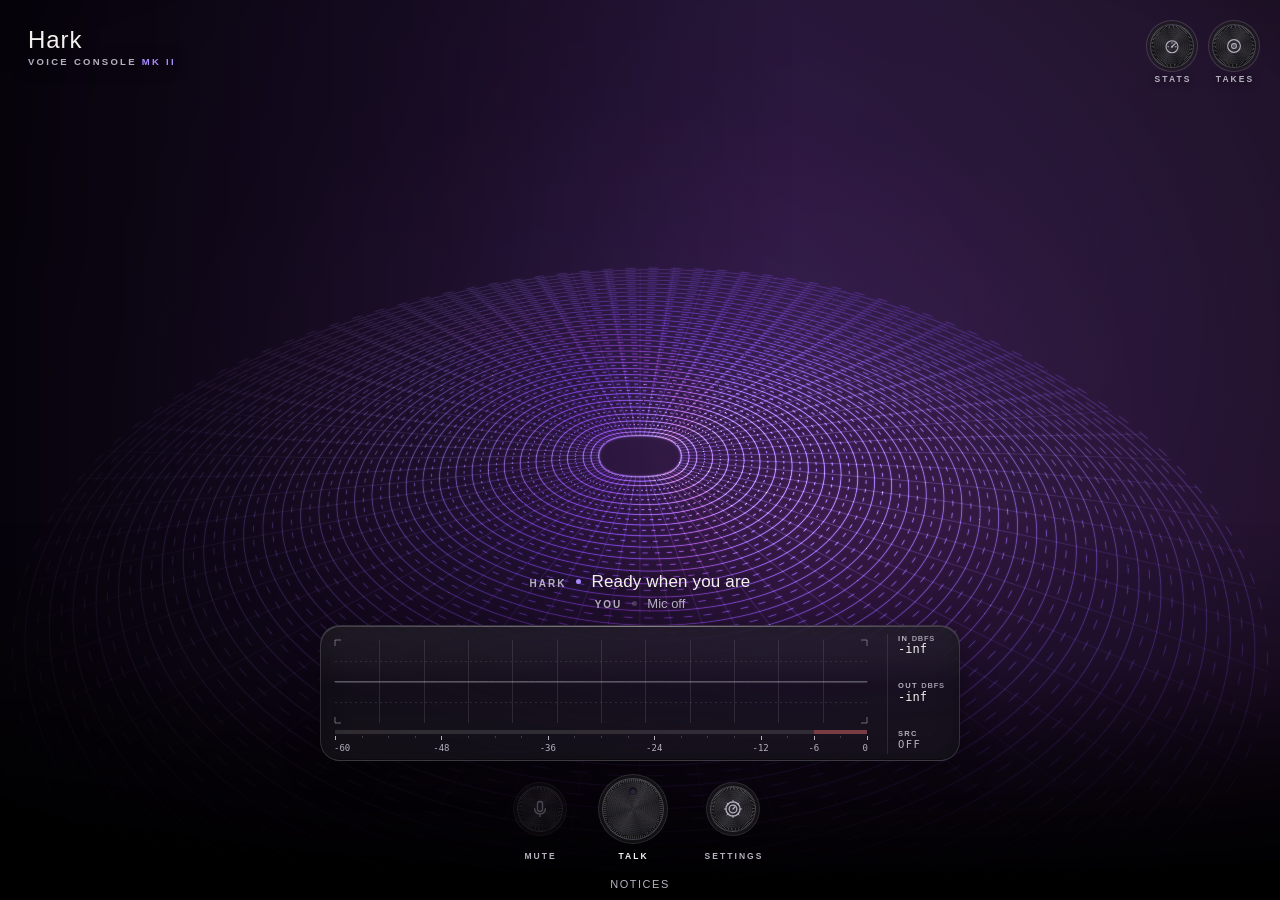
<file: index.html>
<!doctype html>
<html lang="en" data-palette="original">
<head>
  <meta charset="utf-8" />
  <meta name="viewport" content="width=device-width, initial-scale=1, maximum-scale=1, user-scalable=no, viewport-fit=cover" />
  <title>Hark Voice</title>
  <meta name="description" content="Talk to Hark." />
  <meta name="theme-color" content="#000000" />
  <meta name="color-scheme" content="dark" />
  <meta name="apple-mobile-web-app-capable" content="yes" />
  <meta name="mobile-web-app-capable" content="yes" />
  <meta name="apple-mobile-web-app-status-bar-style" content="black-translucent" />
  <meta name="apple-mobile-web-app-title" content="Hark" />
  <meta name="format-detection" content="telephone=no" />
  <link rel="manifest" href="manifest.webmanifest" />
  <link rel="icon" type="image/png" sizes="32x32" href="favicon-32.png" />
  <link rel="apple-touch-icon" sizes="180x180" href="apple-touch-icon.png" />
  <link rel="stylesheet" href="q8-voice-visuals.css" />
  <link rel="stylesheet" href="hark.css" />
  <script>
    /* Apply the saved palette before first paint so there is no flash of the default colours. */
    try { var s = JSON.parse(localStorage.getItem("harkVoice.settings.v2") || "{}"); if (s && s.visual && s.visual.palette) document.documentElement.setAttribute("data-palette", s.visual.palette); } catch (e) {}
  </script>
</head>
<body>
  <main class="stage" id="stage" data-state="idle" data-speaking="false" data-muted="false" data-sheet="closed" data-stats="off">
    <!-- Full-bleed radial: agent output only (or a voice take while previewing). No clip, no card.
         The palette grades this layer with a CSS filter; the bundle and its shaders are untouched. -->
    <div class="stage__radial" aria-hidden="true">
      <div id="q8-voice-scene" data-q8vv-host="scene" data-shade="left bottom" aria-hidden="true"></div>
    </div>
    <div class="stage__vignette" aria-hidden="true"></div>

    <header class="top">
      <p class="brand"><span class="brand__word">Hark</span><span class="brand__sub">Voice Console <span class="brand__mk">Mk II</span></span></p>
      <div class="top__ctl">
        <div class="ctl ctl--sm">
          <button type="button" class="orb orb--sm" id="statsBtn" aria-pressed="false" aria-controls="statsPanel" aria-label="Show geek stats">
            <svg viewBox="0 0 24 24" width="20" height="20" aria-hidden="true"><circle cx="12" cy="13" r="8" fill="none" stroke="currentColor" stroke-width="1.5"/><path d="M12 13l4.2-4.2" stroke="currentColor" stroke-width="1.7" stroke-linecap="round"/><circle cx="12" cy="13" r="1.4" fill="currentColor"/><path d="M6.4 13h1.2M12 7.4v1.2M16.4 13h1.2" stroke="currentColor" stroke-width="1.3" stroke-linecap="round"/></svg>
          </button>
          <span class="ctl__label" aria-hidden="true">Stats</span>
        </div>
        <div class="ctl ctl--sm">
          <button type="button" class="orb orb--sm" id="voicesOpen" aria-controls="voicesSheet" aria-expanded="false" aria-label="Voice takes">
            <svg viewBox="0 0 24 24" width="20" height="20" aria-hidden="true"><circle cx="12" cy="12" r="8.5" fill="none" stroke="currentColor" stroke-width="1.5"/><circle cx="12" cy="12" r="3.2" fill="none" stroke="currentColor" stroke-width="1.5"/><circle cx="12" cy="12" r="0.9" fill="currentColor"/></svg>
          </button>
          <span class="ctl__label" aria-hidden="true">Takes</span>
        </div>
      </div>
    </header>

    <!-- Geek stats: circular gauges + mono readout. -->
    <section class="stats" id="statsPanel" aria-label="Geek stats" hidden>
      <div class="stats__gauges">
        <figure class="gauge"><canvas id="gIn" width="96" height="96" aria-hidden="true"></canvas><figcaption>In dBFS</figcaption></figure>
        <figure class="gauge"><canvas id="gOut" width="96" height="96" aria-hidden="true"></canvas><figcaption>Out dBFS</figcaption></figure>
        <figure class="gauge"><canvas id="gLat" width="96" height="96" aria-hidden="true"></canvas><figcaption>Latency</figcaption></figure>
      </div>
      <dl class="stats__read" id="statsRead"></dl>
    </section>

    <section class="console" id="voiceUI" aria-label="Voice call with Hark">
      <p class="line line--agent" aria-live="polite"><span class="line__k">Hark</span><span class="line__sep" aria-hidden="true"></span><span id="statusText">Ready when you are</span></p>
      <p class="line line--you" id="inputLine" data-input="off"><span class="line__k">You</span><span class="line__sep" aria-hidden="true"></span><span id="inputText">Mic off</span></p>
      <p class="line line--gpu" id="gpuNote" role="note" hidden></p>

      <!-- v2.2 input meter: a wide glass instrument strip (a display, not a control), directly above the Talk cluster. -->
      <div class="efis" id="efis" data-src="off" role="img" aria-label="Input meter">
        <canvas class="meter" id="meter" aria-hidden="true"></canvas>
        <dl class="efis__read" aria-hidden="true">
          <div class="efis__cell"><dt>In <span class="efis__u">dBFS</span></dt><dd id="roIn">-inf</dd></div>
          <div class="efis__cell"><dt>Out <span class="efis__u">dBFS</span></dt><dd id="roOut">-inf</dd></div>
          <div class="efis__cell efis__cell--state"><dt>Src</dt><dd id="meterSrc">Off</dd></div>
        </dl>
      </div>

      <div class="deck">
        <div class="ctl">
          <button type="button" class="orb" id="muteBtn" aria-pressed="false" aria-label="Mute microphone" disabled>
            <svg viewBox="0 0 24 24" width="22" height="22" aria-hidden="true" class="ic ic--mic"><path d="M12 3a3 3 0 0 0-3 3v6a3 3 0 0 0 6 0V6a3 3 0 0 0-3-3Z" fill="none" stroke="currentColor" stroke-width="1.6"/><path d="M5.5 11.5a6.5 6.5 0 0 0 13 0M12 18v3" fill="none" stroke="currentColor" stroke-width="1.6" stroke-linecap="round"/></svg>
            <svg viewBox="0 0 24 24" width="22" height="22" aria-hidden="true" class="ic ic--muted"><path d="M9 6.2V12a3 3 0 0 0 4.9 2.3M15 10.5V6a3 3 0 0 0-5.6-1.5" fill="none" stroke="currentColor" stroke-width="1.6"/><path d="M5.5 11.5a6.5 6.5 0 0 0 10.6 5M18.4 13a6.5 6.5 0 0 0 .1-1.5M12 18v3M4 4l16 16" fill="none" stroke="currentColor" stroke-width="1.6" stroke-linecap="round"/></svg>
          </button>
          <span class="ctl__label" id="muteLabel" aria-hidden="true">Mute</span>
        </div>

        <div class="ctl ctl--talk">
          <div class="talkwrap" id="talkWrap">
            <button type="button" class="talk" id="talkBtn" aria-label="Talk to Hark" disabled data-needs-js>
              <span class="talk__lamp" aria-hidden="true"></span>
            </button>
          </div>
          <span class="ctl__label talk__label" aria-hidden="true"><span id="talkLabel">Talk</span><span class="talk__sub" id="talkSub">to Hark</span></span>
        </div>

        <div class="ctl">
          <button type="button" class="orb" id="settingsBtn" aria-controls="settingsSheet" aria-expanded="false" aria-label="Settings">
            <svg viewBox="0 0 24 24" width="22" height="22" aria-hidden="true"><circle cx="12" cy="12" r="8.5" fill="none" stroke="currentColor" stroke-width="1.5"/><circle cx="12" cy="12" r="4.6" fill="none" stroke="currentColor" stroke-width="1.5"/><path d="M12 12l2.6-2.6" stroke="currentColor" stroke-width="1.6" stroke-linecap="round"/><path d="M12 1.8v2.2M12 20v2.2M1.8 12H4M20 12h2.2M4.8 4.8l1.5 1.5M17.7 17.7l1.5 1.5M4.8 19.2l1.5-1.5M17.7 6.3l1.5-1.5" stroke="currentColor" stroke-width="1.2" stroke-linecap="round"/></svg>
          </button>
          <span class="ctl__label" aria-hidden="true">Settings</span>
        </div>
      </div>

      <!-- Optional bundle Wave (Settings > Visual > Wave). Mounted only when enabled. -->
      <div class="pipdock" id="pipDock" role="img" aria-label="Your microphone level (Wave)" hidden><span id="q8-voice-pip"></span></div>
      <p class="fine" id="micHelp" hidden>Mic blocked? Allow the microphone for this site in Settings, then tap Talk again.</p>
    </section>

    <footer class="foot">
      <a href="notices.html">Notices</a>
    </footer>

    <div class="scrim" id="sheetScrim" hidden></div>

    <!-- Voice takes: the six audition takes as round selectors. -->
    <section class="sheet sheet--takes" id="voicesSheet" role="dialog" aria-modal="false" aria-labelledby="voicesTitle" hidden>
      <div class="sheet__head">
        <h2 id="voicesTitle"><span class="sc">Audition</span> Takes</h2>
        <div class="ctl ctl--sm"><button type="button" class="orb orb--sm" id="voicesClose" aria-label="Close takes"><svg viewBox="0 0 24 24" width="18" height="18" aria-hidden="true"><path d="M6 6l12 12M18 6L6 18" stroke="currentColor" stroke-width="1.7" stroke-linecap="round"/></svg></button><span class="ctl__label" aria-hidden="true">Close</span></div>
      </div>
      <p class="sheet__note" id="voicesNote">The six audition takes. Tap one to hear it through the visual.</p>
      <ul class="takes" id="takes">
        <li><button type="button" class="take" data-src="hark-her-3.mp3" data-name="Her 3" aria-describedby="tk-her3"><span class="take__dial" aria-hidden="true"></span><span class="take__name">Her 3</span></button><span class="take__tag" id="tk-her3">Hark draft</span><span class="take__geek" aria-hidden="true">F0 170 Hz</span></li>
        <li><button type="button" class="take" data-src="hark-her-1.mp3" data-name="Her 1"><span class="take__dial" aria-hidden="true"></span><span class="take__name">Her 1</span></button><span class="take__tag">&nbsp;</span><span class="take__geek" aria-hidden="true">F0 172 Hz</span></li>
        <li><button type="button" class="take" data-src="hark-her-2.mp3" data-name="Her 2"><span class="take__dial" aria-hidden="true"></span><span class="take__name">Her 2</span></button><span class="take__tag">&nbsp;</span><span class="take__geek" aria-hidden="true">F0 169 Hz</span></li>
        <li><button type="button" class="take" data-src="hark-him-1.mp3" data-name="Him 1"><span class="take__dial" aria-hidden="true"></span><span class="take__name">Him 1</span></button><span class="take__tag">&nbsp;</span><span class="take__geek" aria-hidden="true">F0 91 Hz</span></li>
        <li><button type="button" class="take" data-src="hark-him-2.mp3" data-name="Him 2"><span class="take__dial" aria-hidden="true"></span><span class="take__name">Him 2</span></button><span class="take__tag">&nbsp;</span><span class="take__geek" aria-hidden="true">F0 95 Hz</span></li>
        <li><button type="button" class="take" data-src="hark-him-3.mp3" data-name="Him 3"><span class="take__dial" aria-hidden="true"></span><span class="take__name">Him 3</span></button><span class="take__tag">&nbsp;</span><span class="take__geek" aria-hidden="true">F0 101 Hz</span></li>
      </ul>
      <audio id="takeAudio" preload="none" playsinline></audio>
    </section>

    <!-- Settings console. Controls are built by hark-voice.js from one schema. -->
    <section class="sheet sheet--settings" id="settingsSheet" role="dialog" aria-modal="false" aria-labelledby="settingsTitle" hidden>
      <div class="sheet__head">
        <h2 id="settingsTitle"><span class="sc">Console</span> Settings</h2>
        <div class="ctl ctl--sm"><button type="button" class="orb orb--sm" id="settingsClose" aria-label="Close settings"><svg viewBox="0 0 24 24" width="18" height="18" aria-hidden="true"><path d="M6 6l12 12M18 6L6 18" stroke="currentColor" stroke-width="1.7" stroke-linecap="round"/></svg></button><span class="ctl__label" aria-hidden="true">Close</span></div>
      </div>
      <div class="tabs" role="tablist" aria-label="Settings sections" id="settingsTabs"></div>
      <div class="sheet__body" id="settingsBody"></div>
      <div class="sheet__foot">
        <p class="sheet__note" id="settingsNote" aria-live="polite">Saved on this device.</p>
        <div class="ctl ctl--sm"><button type="button" class="orb orb--sm" id="settingsReset" aria-label="Reset all settings to defaults"><svg viewBox="0 0 24 24" width="18" height="18" aria-hidden="true"><path d="M5.5 12a6.5 6.5 0 1 0 2-4.7" fill="none" stroke="currentColor" stroke-width="1.6" stroke-linecap="round"/><path d="M5 4.5v3.6h3.6" fill="none" stroke="currentColor" stroke-width="1.6" stroke-linecap="round" stroke-linejoin="round"/></svg></button><span class="ctl__label" aria-hidden="true">Reset</span></div>
      </div>
    </section>
  </main>

  <script src="elevenlabs-client-1.35.0.iife.js" defer></script>
  <script src="q8-voice-visuals.js" defer></script>
  <script src="hark-ui.js" defer></script>
  <script src="hark-voice.js" defer></script>
</body>
</html>
</file>
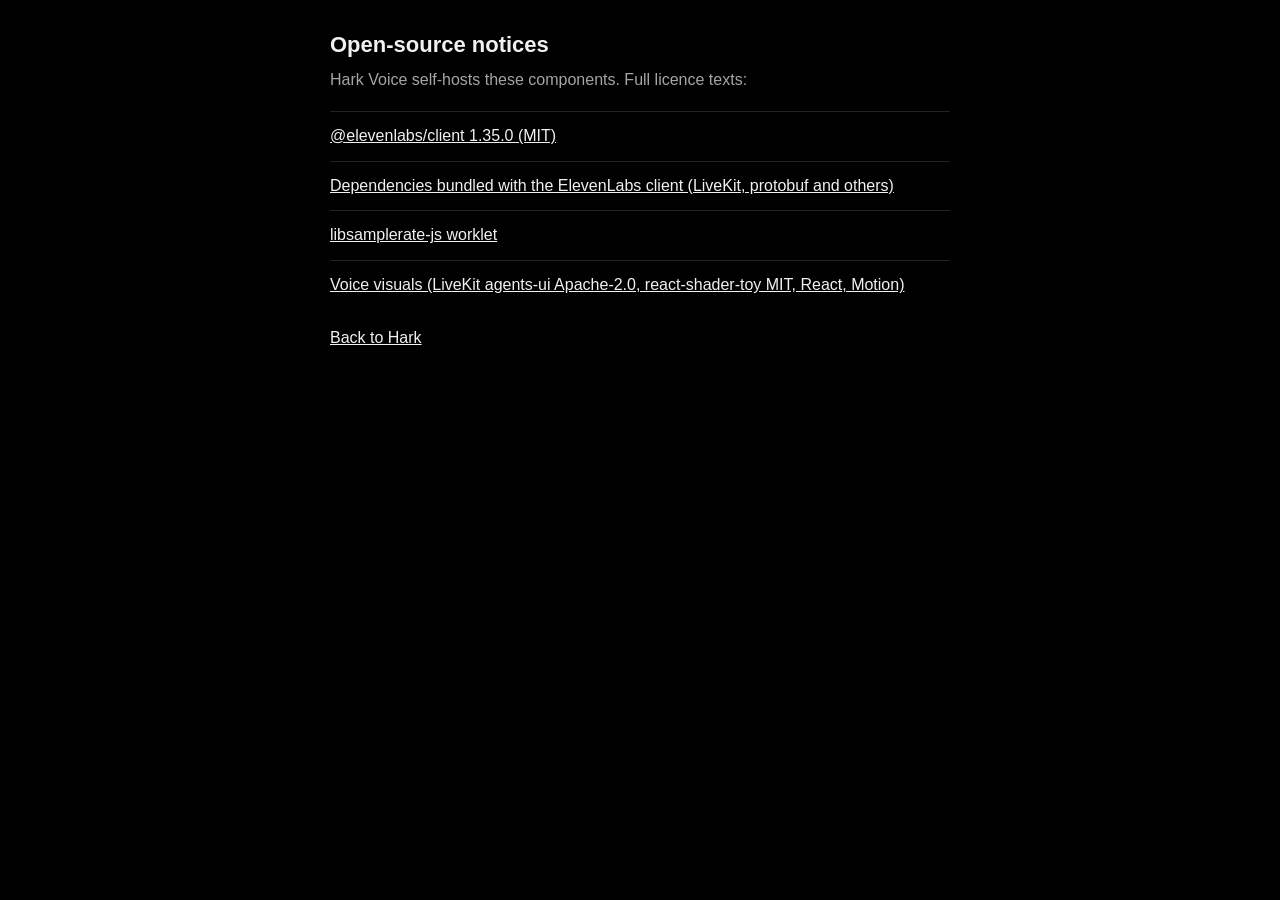
<file: notices.html>
<!doctype html>
<html lang="en"><head><meta charset="utf-8"><meta name="viewport" content="width=device-width, initial-scale=1, viewport-fit=cover"><title>Notices · Hark Voice</title><meta name="theme-color" content="#000000">
<style>body{margin:0;background:#000;color:#f3f1ee;font:16px/1.55 -apple-system,BlinkMacSystemFont,"Helvetica Neue",sans-serif;padding:calc(28px + env(safe-area-inset-top)) calc(22px + env(safe-area-inset-right)) calc(28px + env(safe-area-inset-bottom)) calc(22px + env(safe-area-inset-left))}main{max-width:620px;margin:0 auto}h1{font-size:22px;font-weight:600;margin:0 0 6px}p{color:#a5a3ad;margin:0 0 18px}ul{padding:0;list-style:none}li{padding:12px 0;border-top:1px solid rgba(243,241,238,.14)}a{color:#f3f1ee}</style></head>
<body><main>
<h1>Open-source notices</h1>
<p>Hark Voice self-hosts these components. Full licence texts:</p>
<ul>
<li><a href="elevenlabs-client-LICENSE.txt">@elevenlabs/client 1.35.0 (MIT)</a></li>
<li><a href="THIRD-PARTY-NOTICES.txt">Dependencies bundled with the ElevenLabs client (LiveKit, protobuf and others)</a></li>
<li><a href="libsamplerate-LICENSE.txt">libsamplerate-js worklet</a></li>
<li><a href="q8-voice-visuals.NOTICES.txt">Voice visuals (LiveKit agents-ui Apache-2.0, react-shader-toy MIT, React, Motion)</a></li>
</ul>
<p><a href="./">Back to Hark</a></p>
</main></body></html>
</file>
<file: q8-voice-visuals.css>
/* Q8 v6 voice visuals: stylesheet (voice lane). Copied verbatim to dist/q8-voice-visuals.css by build/build.mjs.
 *
 * Hosts are supplied by the page:
 *   #q8-voice-scene  full-bleed host for the original V_CAP radial (behind the workspace)
 *   #q8-voice-pip    small host beside the microphone control for the original LiveKit Wave
 * The controller adds the q8vv-* classes and data-* attributes used below; the page never needs to.
 *
 * DO NOT clip either visual into a circle (no border-radius on the scene, the canvas or the PiP), and do not
 * frame them in a boxed card (no border, panel background, card shadow or inset container). The radial is a
 * full-bleed field; the Wave is a free-floating line with light. v5's `.x-vd__orb canvas { border-radius: 50% }`
 * must not be carried forward.
 *
 * Tokens: --q8vv-purple #A88BFF and --q8vv-orange-red #FB0001 match hai-tokens.css --purple / --orange.
 * Every colour below is one of those two, black, or an alpha of them.
 */
:root {
  --q8vv-purple: #a88bff;
  --q8vv-orange-red: #fb0001;
  --q8vv-light-base: 0.55;     /* fixed decorative illumination (never implies activity) */
  --q8vv-light-gain: 0.45;     /* added by the measured agent-output level (0..1) while the guide speaks */
  --q8vv-pip-w: 168px;
  --q8vv-pip-h: 56px;
}

/* ---------- Full-bleed radial scene ---------- */
/* No-JS / pre-mount fallback: the page marks its host data-q8vv-host="scene". It shows black plus the same
   static purple -> #FB0001 light, never a fake frame. (The handoff's radial-preview.webp is rendered in the
   Spectrum palette, green/blue, so it is deliberately NOT used as a poster.) */
[data-q8vv-host="scene"] {
  background:
    radial-gradient(58% 46% at 50% 44%, rgba(168, 139, 255, 0.07), rgba(168, 139, 255, 0) 70%),
    radial-gradient(34% 28% at 63% 58%, rgba(251, 0, 1, 0.04), rgba(251, 0, 1, 0) 72%),
    #000;
}
.q8vv-scene {
  position: absolute;          /* the page decides: absolute in a positioned workspace, or fixed to the viewport */
  inset: 0;
  overflow: hidden;
  pointer-events: none;        /* the workspace above stays fully interactive */
  background: #000;
  contain: layout paint;
  isolation: isolate;
  --q8vv-output: 0;
}
.q8vv-scene__canvas {
  position: absolute;
  inset: 0;
  width: 100%;
  height: 100%;
  display: block;
}
/* Named illumination adapter: controlled purple -> #FB0001 light outside the canvas. Static base, plus the
   measured agent-output level only (the controller writes --q8vv-output; it is 0 unless the guide speaks). */
.q8vv-scene__light {
  position: absolute;
  inset: 0;
  pointer-events: none;
  mix-blend-mode: screen;
  opacity: calc(var(--q8vv-light-base) + var(--q8vv-output) * var(--q8vv-light-gain));
  background:
    radial-gradient(58% 46% at 50% 44%, rgba(168, 139, 255, 0.13), rgba(168, 139, 255, 0) 70%),
    radial-gradient(34% 28% at 63% 58%, rgba(251, 0, 1, 0.075), rgba(251, 0, 1, 0) 72%),
    linear-gradient(105deg, rgba(168, 139, 255, 0.05) 12%, rgba(251, 0, 1, 0.04) 96%);
  transition: opacity 160ms linear;
}
/* Optional readability scrims for text set over the scene (opt-in: data-shade on the host). Edge fades only,
   never a frame. */
.q8vv-scene[data-shade~="left"]::after,
.q8vv-scene[data-shade~="bottom"]::before {
  content: "";
  position: absolute;
  inset: 0;
  pointer-events: none;
  z-index: 1;
}
.q8vv-scene[data-shade~="left"]::after { background: linear-gradient(90deg, rgba(0, 0, 0, 0.78) 0%, rgba(0, 0, 0, 0.42) 34%, rgba(0, 0, 0, 0) 62%); }
.q8vv-scene[data-shade~="bottom"]::before { background: linear-gradient(0deg, #000 0%, rgba(0, 0, 0, 0) 26%); }

/* ---------- Small user-microphone PiP (original LiveKit Wave) ---------- */
.q8vv-pip {
  position: relative;
  /* Never squeezed by a flex/grid parent: the Wave keeps its intended width (the 390 px preview showed the
     168 px host compressed to ~50 CSS px when it was allowed to shrink). */
  flex: 0 0 auto;
  width: var(--q8vv-pip-w);
  min-width: var(--q8vv-pip-w);
  max-width: none;
  height: var(--q8vv-pip-h);
  min-height: var(--q8vv-pip-h);
  pointer-events: none;
  overflow: visible;           /* the glow may spill softly; no box, no radius, no background */
  --q8vv-input: 0;
  transition: opacity 220ms ease;
}
.q8vv-pip[data-mode="off"] { opacity: 0; }
/* Under-light: purple -> #FB0001 glow whose strength is the measured user-input level (0 when silent/muted). */
.q8vv-pip::before {
  content: "";
  position: absolute;
  inset: -55% -18%;
  pointer-events: none;
  background: radial-gradient(closest-side, rgba(168, 139, 255, 0.34), rgba(251, 0, 1, 0.16) 58%, rgba(251, 0, 1, 0) 100%);
  filter: blur(10px);
  opacity: calc(var(--q8vv-input) * 0.95);
  transition: opacity 110ms linear;
}
.q8vv-pip__live,
.q8vv-pip__guard,
.q8vv-pip__stack,
.q8vv-pip__ink,
.q8vv-pip .q8vv-wave {
  position: absolute;
  inset: 0;
  width: 100%;
  height: 100%;
}
/* The component emits Tailwind size classes (aspect-square, h-[56px]); Tailwind is absent, so they are inert
   and these rules size it to the host instead. */
.q8vv-pip .q8vv-wave { aspect-ratio: auto; }
.q8vv-pip__stack {
  isolation: isolate;
  filter: drop-shadow(0 0 3px rgba(168, 139, 255, 0.55)) drop-shadow(0 0 9px rgba(251, 0, 1, 0.3));
}
/* Gradient ink: two original instances, crossfaded with the heading-gradient stops (12% / 96%). */
.q8vv-pip__ink--start {
  -webkit-mask-image: linear-gradient(90deg, #000 12%, transparent 96%);
  mask-image: linear-gradient(90deg, #000 12%, transparent 96%);
}
.q8vv-pip__ink--end {
  -webkit-mask-image: linear-gradient(90deg, transparent 12%, #000 96%);
  mask-image: linear-gradient(90deg, transparent 12%, #000 96%);
  mix-blend-mode: screen;
}
.q8vv-pip[data-ink="purple"] .q8vv-pip__stack { filter: drop-shadow(0 0 3px rgba(168, 139, 255, 0.6)) drop-shadow(0 0 10px rgba(168, 139, 255, 0.28)); }

/* Named Tailwind utility adapter: exactly the edge-fade class the original component emits
   (agent-audio-visualizer-wave.tsx:369). Without Tailwind it would be inert. */
[class~="mask-[linear-gradient(90deg,transparent_0%,black_20%,black_80%,transparent_100%)]"] {
  -webkit-mask-image: linear-gradient(90deg, transparent 0%, black 20%, black 80%, transparent 100%);
  mask-image: linear-gradient(90deg, transparent 0%, black 20%, black 80%, transparent 100%);
}

/* Still frame (reduced motion, muted, paused): a composite of the source canvases, given the same edge fade
   and glow the live layers have. */
.q8vv-pip__still {
  position: absolute;
  inset: 0;
  width: 100%;
  height: 100%;
  -webkit-mask-image: linear-gradient(90deg, transparent 0%, black 20%, black 80%, transparent 100%);
  mask-image: linear-gradient(90deg, transparent 0%, black 20%, black 80%, transparent 100%);
  filter: drop-shadow(0 0 3px rgba(168, 139, 255, 0.55)) drop-shadow(0 0 9px rgba(251, 0, 1, 0.3));
}
.q8vv-pip__still[hidden] { display: none; }
.q8vv-pip[data-muted="true"] .q8vv-pip__still { opacity: 0.55; }

@media (prefers-reduced-motion: reduce) {
  .q8vv-scene__light,
  .q8vv-pip,
  .q8vv-pip::before { transition: none; }
  /* Live input is still shown truthfully, as a discrete glow (no easing) on the static flat line. */
  .q8vv-pip::before { opacity: 0; }
  .q8vv-pip[data-input="active"]::before { opacity: 0.6; }
}
@media (forced-colors: active) {
  .q8vv-scene__light,
  .q8vv-pip::before { display: none; }
}
</file>
<file: hark.css>
/* Hark Voice Mk II (v2.1 machined controls): page layer. Loaded after modules/voice/q8-voice-visuals.css (never edited).
   Mid-century instrument console: round controls only (no pills, capsules or rounded rectangles), fine tick marks,
   brushed metal and enamel done in CSS. The radial stays a full-bleed field: no circle clip, no boxed card. */

/* ---------- Palettes ---------- */
:root {
  color-scheme: dark;
  --enamel: #141219; --enamel-2: #1c1923; --metal: #3a3742; --metal-hi: #9a94a8;
  --ink: #f3f1ee; --muted: #b6b1c0; --faint: rgba(243, 241, 238, 0.2); --line: rgba(243, 241, 238, 0.16);
  --accent: #a88bff; --accent2: #ff5a5a; --end: #ff5a4f; --cap: #efeae1; --cap-ink: #17141c;
  --radial-filter: none;
  --sans: "Futura PT", Futura, "Avenir Next", Avenir, "Century Gothic", "URW Gothic", -apple-system, "Helvetica Neue", "Segoe UI", sans-serif;
  --text: -apple-system, BlinkMacSystemFont, "Avenir Next", "Helvetica Neue", "Segoe UI", Roboto, sans-serif;
  --mono: "SF Mono", ui-monospace, Menlo, Consolas, "DejaVu Sans Mono", monospace;
  --sa-t: env(safe-area-inset-top, 0px); --sa-r: env(safe-area-inset-right, 0px);
  --sa-b: env(safe-area-inset-bottom, 0px); --sa-l: env(safe-area-inset-left, 0px);
}
[data-palette="walnut"] {
  --enamel: #1f150d; --enamel-2: #2a1d12; --metal: #5a4228; --metal-hi: #d0ad74;
  --ink: #f6ecd9; --muted: #d4bc96; --faint: rgba(246, 236, 217, 0.2); --line: rgba(246, 236, 217, 0.17);
  --accent: #e8a63e; --accent2: #e3703f; --end: #e3703f; --cap: #f2e6cf; --cap-ink: #241810;
  --radial-filter: sepia(1) saturate(2.4) hue-rotate(-8deg) brightness(0.95);
}
[data-palette="atomic"] {
  --enamel: #0c1a19; --enamel-2: #122624; --metal: #2c4a47; --metal-hi: #93c9bf;
  --ink: #eef6f2; --muted: #a8c9c1; --faint: rgba(238, 246, 242, 0.2); --line: rgba(238, 246, 242, 0.16);
  --accent: #3fcab6; --accent2: #ff7a5c; --end: #ff7a5c; --cap: #f1ece0; --cap-ink: #0c1a19;
  --radial-filter: hue-rotate(-95deg) saturate(1.1);
}
[data-palette="lunar"] {
  --enamel: #121417; --enamel-2: #1b1e22; --metal: #4a4f57; --metal-hi: #cfd5de;
  --ink: #f2f5f9; --muted: #b9c1cc; --faint: rgba(242, 245, 249, 0.2); --line: rgba(242, 245, 249, 0.16);
  --accent: #d8dfe9; --accent2: #8fb6ff; --end: #ff7d6e; --cap: #e7eaef; --cap-ink: #121417;
  --radial-filter: grayscale(0.85) brightness(1.15);
}
[data-palette="infrared"] {
  --enamel: #170808; --enamel-2: #220c0c; --metal: #4c1e1a; --metal-hi: #dc927f;
  --ink: #fdece7; --muted: #e0b0a6; --faint: rgba(253, 236, 231, 0.2); --line: rgba(253, 236, 231, 0.16);
  --accent: #ff4f3a; --accent2: #ffa64e; --end: #ffb36b; --cap: #f5e8e0; --cap-ink: #170808;
  --radial-filter: sepia(1) saturate(4.5) hue-rotate(-35deg) brightness(0.92);
}
[data-palette="moss"] {
  --enamel: #14160c; --enamel-2: #1d2011; --metal: #424828; --metal-hi: #c3c086;
  --ink: #f3f0dc; --muted: #c8c39b; --faint: rgba(243, 240, 220, 0.2); --line: rgba(243, 240, 220, 0.16);
  --accent: #dcac31; --accent2: #a3b768; --end: #dd7a3c; --cap: #efe8cf; --cap-ink: #14160c;
  --radial-filter: sepia(0.85) saturate(1.7) hue-rotate(25deg);
}

* { box-sizing: border-box; }
[hidden] { display: none !important; }
html, body { margin: 0; height: 100%; background: #000; color: var(--ink); }
body {
  font: 400 15px/1.45 var(--text);
  -webkit-font-smoothing: antialiased; -webkit-text-size-adjust: 100%; text-size-adjust: 100%;
  -webkit-tap-highlight-color: transparent; touch-action: manipulation; overscroll-behavior: none; overflow: hidden;
}
button { font: inherit; color: inherit; touch-action: manipulation; -webkit-user-select: none; user-select: none; margin: 0; }
a { color: inherit; }
.sc { font-variant: small-caps; letter-spacing: 0.08em; text-transform: lowercase; color: var(--muted); font-weight: 500; }

/* ---------- Stage ---------- */
.stage { position: relative; isolation: isolate; width: 100%; height: 100vh; height: 100svh; min-height: 100svh; overflow: hidden; background: #000; }
.stage__radial { position: absolute; inset: 0; z-index: 0; pointer-events: none; }
#q8-voice-scene { position: absolute; inset: 0; }
.stage__vignette {
  position: absolute !important; inset: 0; z-index: 0 !important; pointer-events: none;
  background:
    radial-gradient(120% 90% at 50% 45%, transparent 58%, rgba(0, 0, 0, 0.55) 100%),
    linear-gradient(to top, rgba(0, 0, 0, 0.72), rgba(0, 0, 0, 0) 42%);
}
.stage > :not(.stage__radial):not(.stage__vignette) { position: relative; z-index: 1; }

/* ---------- Shared machined finish (v2.1) ----------
   Matte dark anodised, spun-machined: fine concentric ridges, a soft four-lobe anisotropic sheen (how turned
   aluminium catches light), no glossy specular hotspot. One finish for every round control. */
:root { --face: color-mix(in srgb, var(--metal) 58%, #0a0a0a); --face-deep: color-mix(in srgb, var(--metal) 34%, #050505); --chamfer: color-mix(in srgb, var(--metal-hi) 30%, transparent); }
.orb, .talk, .take, .switch__btn, .dot__btn, .tab__btn, .knob__cap {
  background:
    repeating-radial-gradient(circle at 50% 50%, rgba(255, 255, 255, 0.026) 0 0.9px, rgba(0, 0, 0, 0.06) 0.9px 1.9px),
    conic-gradient(from 30deg, rgba(255, 255, 255, 0.075), rgba(255, 255, 255, 0) 12%, rgba(255, 255, 255, 0.05) 25%, rgba(255, 255, 255, 0) 37%, rgba(255, 255, 255, 0.075) 50%, rgba(255, 255, 255, 0) 62%, rgba(255, 255, 255, 0.05) 75%, rgba(255, 255, 255, 0) 87%, rgba(255, 255, 255, 0.075)),
    radial-gradient(circle at 50% 42%, var(--face), var(--face-deep) 100%);
}
/* knurled rim: fine straight ridges on the outer 3px, like a Braun or OP-1 knob edge */
.orb::before, .talk::before {
  content: ""; position: absolute; inset: 0; border-radius: 50%; pointer-events: none;
  background: repeating-conic-gradient(rgba(255, 255, 255, 0.13) 0deg 1.4deg, rgba(0, 0, 0, 0.28) 1.4deg 4deg);
  -webkit-mask: radial-gradient(farthest-side, transparent calc(100% - 3px), #000 calc(100% - 2.5px));
  mask: radial-gradient(farthest-side, transparent calc(100% - 3px), #000 calc(100% - 2.5px));
}
:focus-visible { outline: 2px solid var(--accent); outline-offset: 3px; }

/* ---------- Round buttons ---------- */
.ctl { display: flex; flex-direction: column; align-items: center; gap: 7px; }
.ctl__label { font: 600 8.5px/1 var(--sans); letter-spacing: 0.24em; text-transform: uppercase; color: var(--muted); text-shadow: 0 1px 8px #000; padding-left: 0.24em; }
/* flush-mounted: a dark recess well and a hairline chamfer instead of a drop shadow */
.orb {
  position: relative; width: 52px; height: 52px; border-radius: 50%; padding: 0; cursor: pointer;
  display: grid; place-items: center; color: var(--muted);
  border: 1px solid var(--chamfer);
  box-shadow: inset 0 1px 0 rgba(255, 255, 255, 0.07), inset 0 -1px 3px rgba(0, 0, 0, 0.55), 0 0 0 3px rgba(0, 0, 0, 0.55), 0 0 0 4px var(--line);
  transition: transform 0.12s ease, box-shadow 0.2s ease, opacity 0.2s ease, color 0.2s ease;
}
.orb svg { position: relative; }
.orb:hover:not(:disabled) { color: var(--ink); }
.orb--sm { width: 44px; height: 44px; }
.orb--sm svg { width: 18px; height: 18px; }
.orb:active:not(:disabled) { transform: scale(0.97); box-shadow: inset 0 1px 4px rgba(0, 0, 0, 0.7), 0 0 0 3px rgba(0, 0, 0, 0.55), 0 0 0 4px var(--line); }
.orb:disabled { opacity: 0.4; cursor: default; }
/* engaged: the chamfer takes the accent; a hairline, not a halo */
.orb[aria-pressed="true"], .orb[aria-expanded="true"] { color: var(--ink); box-shadow: inset 0 1px 0 rgba(255, 255, 255, 0.07), inset 0 -1px 3px rgba(0, 0, 0, 0.55), 0 0 0 3px rgba(0, 0, 0, 0.55), 0 0 0 4.5px var(--accent); }
#muteBtn .ic--muted { display: none; }
#muteBtn[aria-pressed="true"] .ic--mic { display: none; }
#muteBtn[aria-pressed="true"] .ic--muted { display: block; color: var(--end); }

/* ---------- Header ---------- */
.top {
  position: absolute !important; top: 0; left: 0; right: 0;
  display: flex; align-items: flex-start; justify-content: space-between;
  padding: calc(14px + var(--sa-t)) calc(16px + var(--sa-r)) 0 calc(20px + var(--sa-l));
}
.brand { margin: 8px 0 0; display: flex; flex-direction: column; gap: 5px; text-shadow: 0 2px 18px #000; }
.brand__word { font: 500 24px/1 var(--sans); letter-spacing: 0.04em; }
.brand__sub { font: 600 9.5px/1 var(--sans); letter-spacing: 0.24em; text-transform: uppercase; color: var(--muted); }
.brand__mk { color: var(--accent); }
.top__ctl { display: flex; gap: 18px; padding-top: 4px; }

/* ---------- Console ---------- */
.console {
  position: absolute !important; left: 0; right: 0; bottom: calc(34px + var(--sa-b));
  display: flex; flex-direction: column; align-items: center;
  padding: 0 calc(14px + var(--sa-r)) 0 calc(14px + var(--sa-l)); text-align: center;
}
.line { margin: 0; max-width: 34ch; text-shadow: 0 2px 18px #000; display: flex; align-items: baseline; justify-content: center; gap: 10px; }
.line--agent { font: 500 16px/22px var(--sans); min-height: 22px; letter-spacing: 0.01em; }
.line--you { margin-top: 1px; font-size: 13px; line-height: 18px; color: var(--muted); min-height: 18px; }
.line__k { font: 600 10px/1 var(--sans); letter-spacing: 0.2em; text-transform: uppercase; color: var(--muted); }
.line__sep { width: 5px; height: 5px; border-radius: 50%; background: var(--faint); align-self: center; }
.line--agent .line__sep { background: var(--accent); }
[data-state="speaking"] .line--agent .line__sep { box-shadow: 0 0 10px var(--accent); }
.line--you[data-input="listening"] .line__sep { background: var(--accent2); }
.line--you[data-input="muted"] .line__sep { background: var(--end); }
.line--gpu { margin-top: 6px; font-size: 12.5px; color: var(--muted); max-width: 38ch; }
.fine { margin: 8px 0 0; font-size: 12.5px; color: var(--muted); max-width: 36ch; text-shadow: 0 2px 14px #000; }

/* ---------- v2.2 input meter: a wide glass-cockpit strip (a display, so a rounded rectangle is allowed) ---------- */
.efis {
  position: relative; box-sizing: border-box; width: 100%; max-width: 640px; margin-top: 12px;
  aspect-ratio: 4 / 1; min-height: 84px; max-height: 128px;
  display: grid; grid-template-columns: minmax(0, 1fr) auto; grid-template-rows: minmax(0, 1fr); align-items: stretch; gap: 10px;
  padding: 8px 12px 6px 12px; border-radius: 20px;
  background:
    linear-gradient(180deg, rgba(255, 255, 255, 0.075), rgba(255, 255, 255, 0.015) 46%, rgba(255, 255, 255, 0.03)),
    color-mix(in srgb, var(--enamel) 52%, rgba(0, 0, 0, 0.38));
  border: 1px solid rgba(255, 255, 255, 0.13);
  box-shadow: inset 0 1px 0 rgba(255, 255, 255, 0.16), inset 0 -1px 0 rgba(0, 0, 0, 0.35), inset 0 0 22px rgba(0, 0, 0, 0.25), 0 12px 34px rgba(0, 0, 0, 0.45);
  -webkit-backdrop-filter: blur(16px) saturate(140%); backdrop-filter: blur(16px) saturate(140%);
  transition: border-color 0.3s ease;
}
/* a faint specular sweep across the top edge of the glass */
.efis::before { content: ""; position: absolute; left: 18px; right: 18px; top: 0; height: 1px; pointer-events: none;
  background: linear-gradient(90deg, transparent, rgba(255, 255, 255, 0.35), transparent); }
.efis[data-src="call"], .efis[data-src="test"], .efis[data-src="take"] { border-color: color-mix(in srgb, var(--accent) 38%, rgba(255, 255, 255, 0.1)); }
.efis .meter { position: static; width: 100%; height: 100%; min-width: 0; display: block; }
.efis__read { margin: 0; display: flex; flex-direction: column; justify-content: space-between; padding: 1px 0 3px 10px; border-left: 1px solid rgba(255, 255, 255, 0.1); min-width: 60px; text-align: left; }
.efis__cell { display: flex; flex-direction: column; gap: 1px; }
.efis__read dt { font: 600 7.5px/1 var(--sans); letter-spacing: 0.18em; text-transform: uppercase; color: var(--muted); white-space: nowrap; }
.efis__u { letter-spacing: 0.1em; opacity: 0.85; }
.efis__read dd { margin: 0; font: 500 12px/1.15 var(--mono); font-variant-numeric: tabular-nums; color: var(--ink); white-space: nowrap; }
.efis__cell--state dd { font-size: 10.5px; letter-spacing: 0.14em; text-transform: uppercase; color: var(--muted); }
.efis[data-src="call"] .efis__cell--state dd, .efis[data-src="test"] .efis__cell--state dd, .efis[data-src="take"] .efis__cell--state dd { color: var(--accent); }
@supports not ((backdrop-filter: blur(1px)) or (-webkit-backdrop-filter: blur(1px))) { .efis { background: color-mix(in srgb, var(--enamel) 88%, #000); } }

.deck { margin-top: 12px; display: flex; align-items: flex-start; justify-content: center; gap: 28px; }
/* every control sits in a well as tall as the Talk cluster, so circles share one centre line and labels one baseline */
.deck > .ctl > .orb { width: 46px; height: 46px; margin: calc((var(--ring) - 46px) / 2) 0; }
.deck > .ctl > .orb svg { width: 20px; height: 20px; }
.deck { --talk: 56px; --ring: 66px; }
.talkwrap { position: relative; width: var(--ring); height: var(--ring); flex: 0 0 auto; }
/* Talk: a compact machined cap, same finish as the others, slightly larger; one accent lamp; no printed text */
.talk {
  position: absolute; left: 50%; top: 50%; width: var(--talk); height: var(--talk); margin: calc(var(--talk) / -2) 0 0 calc(var(--talk) / -2);
  border-radius: 50%; padding: 0; cursor: pointer; color: var(--ink);
  border: 1px solid var(--chamfer);
  box-shadow: inset 0 1px 0 rgba(255, 255, 255, 0.08), inset 0 -2px 4px rgba(0, 0, 0, 0.55), 0 0 0 3px rgba(0, 0, 0, 0.6), 0 0 0 4px var(--line);
  transition: transform 0.12s ease, box-shadow 0.25s ease, opacity 0.2s ease;
}
.talk:active:not(:disabled) { transform: scale(0.97); box-shadow: inset 0 1px 5px rgba(0, 0, 0, 0.7), 0 0 0 3px rgba(0, 0, 0, 0.6), 0 0 0 4px var(--line); }
.talk:disabled { opacity: 0.55; cursor: default; }
.talk:hover:not(:disabled) { border-color: color-mix(in srgb, var(--metal-hi) 50%, transparent); }
/* the lamp: a 7px jewel set into the cap at twelve o'clock (Braun's indicator dot) */
.talk__lamp {
  position: absolute; left: 50%; top: 9px; width: 6px; height: 6px; margin-left: -3px; border-radius: 50%;
  background: color-mix(in srgb, var(--accent) 22%, #0b0b0b);
  box-shadow: inset 0 1px 2px rgba(0, 0, 0, 0.85), 0 0 0 1px rgba(0, 0, 0, 0.5), 0 1px 0 rgba(255, 255, 255, 0.08);
  transition: background 0.2s ease, box-shadow 0.2s ease;
}
.stage[data-state="connecting"] .talk__lamp { background: var(--accent); animation: lamp 1.1s ease-in-out infinite; }
.stage[data-state="listening"] .talk__lamp, .stage[data-state="speaking"] .talk__lamp { background: var(--accent); box-shadow: 0 0 6px var(--accent), 0 0 0 1px rgba(0, 0, 0, 0.5); }
.talkwrap[data-gate="open"] .talk__lamp { background: color-mix(in srgb, var(--accent) 70%, #fff); box-shadow: 0 0 10px var(--accent), 0 0 3px #fff, 0 0 0 1px rgba(0, 0, 0, 0.5); }
.stage[data-muted="true"] .talk__lamp, .stage[data-muted="true"] .talkwrap[data-gate] .talk__lamp { background: var(--end); box-shadow: 0 0 0 1px rgba(0, 0, 0, 0.5); }
/* live: the chamfer takes the end colour so the cap reads as "end call" without any printed text */
.stage[data-state="connecting"] .talk, .stage[data-state="listening"] .talk, .stage[data-state="speaking"] .talk {
  box-shadow: inset 0 1px 0 rgba(255, 255, 255, 0.08), inset 0 -2px 4px rgba(0, 0, 0, 0.55), 0 0 0 3px rgba(0, 0, 0, 0.6), 0 0 0 4.5px var(--end);
}
.talk__label { color: var(--ink); }
.talk__sub { display: none; }
.stage[data-state="connecting"] .talk__label, .stage[data-state="listening"] .talk__label, .stage[data-state="speaking"] .talk__label { color: var(--end); }
@keyframes lamp { 0%, 100% { opacity: 1; box-shadow: 0 0 6px var(--accent); } 50% { opacity: 0.3; box-shadow: none; } }

.pipdock { margin-top: 4px; display: flex; justify-content: center; }
#q8-voice-pip { --q8vv-pip-w: 168px; --q8vv-pip-h: 40px; }

.foot { position: absolute !important; left: 0; right: 0; bottom: calc(10px + var(--sa-b)); text-align: center; font: 500 11px/1 var(--sans); letter-spacing: 0.14em; text-transform: uppercase; }
.foot a { color: var(--muted); text-decoration: none; padding: 6px; }
.foot a:hover { color: var(--ink); }

/* ---------- Panels (square enamel plates with corner screws; controls on them are round) ---------- */
.stats, .sheet {
  background:
    radial-gradient(4px 4px at 10px 10px, var(--metal-hi) 0 1.6px, transparent 2.4px),
    radial-gradient(4px 4px at calc(100% - 10px) 10px, var(--metal-hi) 0 1.6px, transparent 2.4px),
    linear-gradient(180deg, color-mix(in srgb, var(--enamel-2) 94%, transparent), color-mix(in srgb, var(--enamel) 96%, transparent));
  border: 1px solid var(--line);
  box-shadow: inset 0 1px 0 rgba(255, 255, 255, 0.06), 0 20px 60px rgba(0, 0, 0, 0.6);
  -webkit-backdrop-filter: blur(14px); backdrop-filter: blur(14px);
}

/* ---------- Geek stats ---------- */
.stats {
  position: absolute !important; top: calc(78px + var(--sa-t)); left: calc(12px + var(--sa-l)); right: calc(12px + var(--sa-r));
  max-width: 400px; padding: 14px 14px 10px; z-index: 2 !important;
  background-color: transparent;
}
.stats__gauges { display: flex; justify-content: space-around; gap: 6px; }
.gauge { margin: 0; display: flex; flex-direction: column; align-items: center; gap: 2px; }
.gauge canvas { width: 84px; height: 84px; display: block; }
.gauge figcaption { font: 600 9px/1 var(--sans); letter-spacing: 0.18em; text-transform: uppercase; color: var(--muted); }
.stats__read { margin: 10px 0 0; display: grid; grid-template-columns: 1fr 1fr; column-gap: 14px; row-gap: 3px; }
.stats__read div { display: flex; justify-content: space-between; gap: 8px; min-width: 0; border-bottom: 1px dotted var(--line); padding: 2px 0; }
.stats__read dt { font: 600 8.5px/15px var(--sans); letter-spacing: 0.14em; text-transform: uppercase; color: var(--muted); white-space: nowrap; }
.stats__read dd { margin: 0; font: 500 10.5px/15px var(--mono); font-variant-numeric: tabular-nums; color: var(--ink); white-space: nowrap; overflow: hidden; text-overflow: ellipsis; text-align: right; min-width: 0; }

/* ---------- Sheets ---------- */
.scrim { position: absolute !important; inset: 0; z-index: 3 !important; background: rgba(0, 0, 0, 0.5); }
.sheet {
  position: absolute !important; left: 0; right: 0; bottom: 0; z-index: 4 !important;
  max-height: 82svh; display: flex; flex-direction: column;
  padding: 16px calc(16px + var(--sa-r)) calc(12px + var(--sa-b)) calc(16px + var(--sa-l));
  border-width: 1px 0 0;
}
.sheet__head { display: flex; align-items: flex-start; justify-content: space-between; gap: 12px; padding: 4px 6px 0; }
.sheet__head h2 { margin: 10px 0 0; font: 500 20px/1.1 var(--sans); letter-spacing: 0.04em; }
.sheet__note { margin: 6px 6px 0; font-size: 13px; color: var(--muted); }
.sheet__body { overflow-y: auto; -webkit-overflow-scrolling: touch; padding: 4px 6px 8px; margin-top: 4px; flex: 1 1 auto; min-height: 0; }
.sheet__foot { display: flex; align-items: center; justify-content: space-between; gap: 12px; padding: 10px 6px 0; border-top: 1px solid var(--line); }
.sheet__foot .sheet__note { margin: 0; font-size: 12px; }

/* tabs: five round section selectors */
.tabs { display: flex; justify-content: space-between; gap: 4px; padding: 14px 4px 10px; border-bottom: 1px solid var(--line); }
.tab { display: flex; flex-direction: column; align-items: center; gap: 6px; flex: 1 1 0; min-width: 0; }
.tab__btn { width: 44px; height: 44px; border-radius: 50%; padding: 0; cursor: pointer; border: 1px solid var(--chamfer); display: grid; place-items: center; box-shadow: inset 0 1px 0 rgba(255, 255, 255, 0.14), inset 0 -2px 5px rgba(0, 0, 0, 0.45); }
.tab__face { font: 500 13px/1 var(--mono); color: var(--muted); }
.tab__btn[aria-selected="true"] { box-shadow: inset 0 1px 0 rgba(255, 255, 255, 0.07), 0 0 0 1.5px var(--accent); }
.tab__btn[aria-selected="true"] .tab__face { color: var(--ink); }
.tab__label { font: 600 9px/1 var(--sans); letter-spacing: 0.14em; text-transform: uppercase; color: var(--muted); cursor: pointer; white-space: nowrap; }
.tab__btn[aria-selected="true"] + .tab__label { color: var(--ink); }

.pane { padding-top: 6px; }
.group { padding: 12px 0 4px; }
.group + .group { border-top: 1px dotted var(--line); }
.group__title { margin: 0 0 10px; font: 600 10px/1 var(--sans); letter-spacing: 0.2em; text-transform: uppercase; color: var(--muted); }
.group__row { display: flex; flex-wrap: wrap; gap: 10px 6px; }
.group--knobs .group__row { justify-content: flex-start; }
.group--split .group__row { gap: 14px 16px; }
.sub { display: flex; flex-direction: column; gap: 8px; }
.sub__k { font: 600 9px/1 var(--sans); letter-spacing: 0.16em; text-transform: uppercase; color: var(--muted); }
.pane__note { margin: 8px 0 4px; font-size: 12.5px; line-height: 1.5; color: var(--muted); max-width: 52ch; }

/* knob */
.knob { width: 98px; display: flex; flex-direction: column; align-items: center; gap: 3px; }
.knob.is-off { opacity: 0.45; }
.knob__dial { position: relative; width: 76px; height: 76px; border-radius: 50%; touch-action: none; cursor: grab; }
.knob__dial:active { cursor: grabbing; }
.knob__svg { position: absolute; inset: 0; width: 100%; height: 100%; overflow: visible; }
.knob__svg .tick { stroke: var(--faint); stroke-width: 1; stroke-linecap: round; }
.knob__svg .tick--major { stroke: var(--muted); stroke-width: 1.4; }
.knob__track { fill: none; stroke: var(--line); stroke-width: 2.2; stroke-linecap: round; }
.knob__arc { fill: none; stroke: var(--accent); stroke-width: 2.6; stroke-linecap: round; }
.knob__cap {
  position: absolute; inset: 17px; border-radius: 50%;
  border: 1px solid var(--chamfer);
  box-shadow: inset 0 1px 0 rgba(255, 255, 255, 0.08), 0 2px 5px rgba(0, 0, 0, 0.55);
}
.knob__ptr { position: absolute; left: 50%; top: 4px; width: 3px; height: 11px; margin-left: -1.5px; border-radius: 50%; background: var(--accent); box-shadow: 0 0 6px color-mix(in srgb, var(--accent) 60%, transparent); }
.knob__val { font: 500 12px/1.2 var(--mono); font-variant-numeric: tabular-nums; color: var(--ink); }
.knob__label { font: 600 9.5px/1.2 var(--sans); letter-spacing: 0.16em; text-transform: uppercase; color: var(--muted); text-align: center; }
.knob__hint { font-size: 11px; color: var(--muted); text-align: center; }
.knob:not([data-default]) .knob__label::after { content: ""; display: inline-block; width: 5px; height: 5px; border-radius: 50%; background: var(--accent2); margin-left: 5px; vertical-align: 1px; }

/* round switch */
.switches { display: flex; flex-direction: column; gap: 12px; flex: 1 1 220px; min-width: 200px; }
.switch { display: flex; align-items: center; gap: 12px; }
.switch.is-off { opacity: 0.45; }
.switch__btn { flex: 0 0 auto; width: 44px; height: 44px; border-radius: 50%; padding: 0; cursor: pointer; border: 1px solid var(--chamfer); display: grid; place-items: center; box-shadow: inset 0 1px 0 rgba(255, 255, 255, 0.14), inset 0 -2px 5px rgba(0, 0, 0, 0.45), 0 3px 8px rgba(0, 0, 0, 0.4); }
.switch__btn:disabled { cursor: default; }
.switch__lamp { width: 14px; height: 14px; border-radius: 50%; background: color-mix(in srgb, var(--enamel) 70%, #000); box-shadow: inset 0 1px 3px rgba(0, 0, 0, 0.8), 0 0 0 1px var(--line); transition: background 0.15s ease, box-shadow 0.15s ease; }
.switch__btn[aria-checked="true"] .switch__lamp { background: var(--accent); box-shadow: 0 0 10px var(--accent), inset 0 -1px 2px rgba(0, 0, 0, 0.3); }
.switch__text { display: flex; flex-direction: column; gap: 2px; cursor: pointer; min-width: 0; }
.switch__name { font-size: 14px; color: var(--ink); }
.switch__state { font: 600 9px/1.3 var(--sans); letter-spacing: 0.16em; text-transform: uppercase; color: var(--muted); }
.switch__hint { font-size: 11.5px; color: var(--muted); line-height: 1.35; }

/* option dots */
.dots { display: flex; flex-wrap: wrap; gap: 10px 4px; }
.dot { width: 78px; display: flex; flex-direction: column; align-items: center; gap: 6px; text-align: center; }
.dot__btn { width: 44px; height: 44px; border-radius: 50%; padding: 0; cursor: pointer; border: 1px solid var(--chamfer); display: grid; place-items: center; box-shadow: inset 0 1px 0 rgba(255, 255, 255, 0.14), inset 0 -2px 5px rgba(0, 0, 0, 0.45); }
.dot__face { width: 14px; height: 14px; border-radius: 50%; background: color-mix(in srgb, var(--enamel) 70%, #000); box-shadow: inset 0 1px 3px rgba(0, 0, 0, 0.8), 0 0 0 1px var(--line); }
.dot__face--swatch { width: 30px; height: 30px; box-shadow: inset 0 0 0 1px rgba(255, 255, 255, 0.25), 0 1px 3px rgba(0, 0, 0, 0.6); }
.dot__btn[aria-checked="true"] { box-shadow: inset 0 1px 0 rgba(255, 255, 255, 0.07), 0 0 0 1.5px var(--accent); }
.dot__btn[aria-checked="true"] .dot__face:not(.dot__face--swatch) { background: var(--accent); box-shadow: 0 0 10px var(--accent); }
.dot__label { font-size: 11.5px; line-height: 1.25; color: var(--muted); cursor: pointer; }
.dot__btn[aria-checked="true"] ~ .dot__label { color: var(--ink); }
.dot__sub { font: 600 8.5px/1.2 var(--sans); letter-spacing: 0.14em; text-transform: uppercase; color: var(--muted); }
.group--palette .dots { gap: 12px 0; }
.group--palette .dot { width: 33.333%; }
.dots--list { flex-direction: column; flex-wrap: nowrap; gap: 8px; width: 100%; }
.dots--list .dot { width: 100%; display: grid; grid-template-columns: 44px 1fr; grid-template-rows: auto auto; column-gap: 12px; row-gap: 1px; align-items: center; text-align: left; }
.dots--list .dot__btn { grid-row: 1 / span 2; }
.dots--list .dot__label { font-size: 14px; align-self: end; word-break: break-word; }
.dots--list .dot__sub { align-self: start; }
.dots--list .dot:not(:has(.dot__sub)) .dot__label { grid-row: 1 / span 2; align-self: center; }

/* ---------- Takes (round selectors) ---------- */
.takes { list-style: none; margin: 14px 0 6px; padding: 0 6px; display: grid; grid-template-columns: repeat(3, 1fr); gap: 16px 8px; overflow-y: auto; }
.takes li { display: flex; flex-direction: column; align-items: center; gap: 5px; }
.take {
  position: relative; width: 78px; height: 78px; border-radius: 50%; padding: 0; cursor: pointer;
  border: 1px solid var(--chamfer); color: var(--ink);
  box-shadow: inset 0 1px 0 rgba(255, 255, 255, 0.07), inset 0 -1px 3px rgba(0, 0, 0, 0.55), 0 0 0 3px rgba(0, 0, 0, 0.5);
}
.take:disabled { opacity: 0.4; cursor: default; }
.take__name { font: 500 15px/1 var(--sans); letter-spacing: 0.04em; }
.take__dial {
  position: absolute; inset: -7px; border-radius: 50%; pointer-events: none;
  background: repeating-conic-gradient(var(--faint) 0deg 1.2deg, transparent 1.2deg 15deg);
  -webkit-mask: radial-gradient(farthest-side, transparent calc(100% - 4px), #000 calc(100% - 3.5px));
  mask: radial-gradient(farthest-side, transparent calc(100% - 4px), #000 calc(100% - 3.5px));
}
.take[aria-pressed="true"] { box-shadow: inset 0 1px 0 rgba(255, 255, 255, 0.07), 0 0 0 3px rgba(0, 0, 0, 0.5), 0 0 0 4.5px var(--accent); }
.take[aria-pressed="true"] .take__dial { background: conic-gradient(var(--accent2) calc(var(--p, 0) * 1turn), var(--faint) 0); }
.take__tag { font: 600 9px/1.2 var(--sans); letter-spacing: 0.16em; text-transform: uppercase; color: var(--accent); min-height: 11px; margin-top: 4px; }
.take__geek { font: 500 10px/1 var(--mono); color: var(--muted); }

/* ---------- Mobile tightening ---------- */
@media (max-height: 760px) {
  .deck { --ring: 62px; --talk: 52px; }
  .efis { min-height: 78px; margin-top: 10px; }
  .stats .gauge canvas { width: 72px; height: 72px; }
}
@media (max-width: 360px) {
  .deck { gap: 14px; }
}

/* ---------- Desktop: settings and takes as a side console; stats top-left ---------- */
@media (min-width: 900px) {
  .sheet { left: auto; top: 0; width: 460px; max-height: none; border-width: 0 0 0 1px; padding-top: calc(18px + var(--sa-t)); }
  .scrim { display: none !important; } /* desktop: the call stays usable beside the console; close with the round Close or Esc */
  .stage[data-sheet="settings"] .console, .stage[data-sheet="takes"] .console { right: 460px; }
  .stage[data-sheet="settings"] .top__ctl, .stage[data-sheet="takes"] .top__ctl { visibility: hidden; }
  .stats { right: auto; width: 380px; top: calc(92px + var(--sa-t)); left: calc(24px + var(--sa-l)); }
  .console { bottom: calc(40px + var(--sa-b)); }
  .deck { --ring: 72px; --talk: 62px; gap: 34px; }
  .efis { max-height: 136px; }
  .line--agent { font-size: 17px; line-height: 24px; }
  .top { padding-left: calc(28px + var(--sa-l)); padding-right: calc(24px + var(--sa-r)); padding-top: calc(20px + var(--sa-t)); }
}

/* ---------- Motion preferences ---------- */
.stage[data-reduced="true"] *, .stage[data-reduced="true"] *::before { transition: none !important; animation: none !important; }
@media (prefers-reduced-motion: reduce) { * { transition: none !important; animation: none !important; } }
</file>
